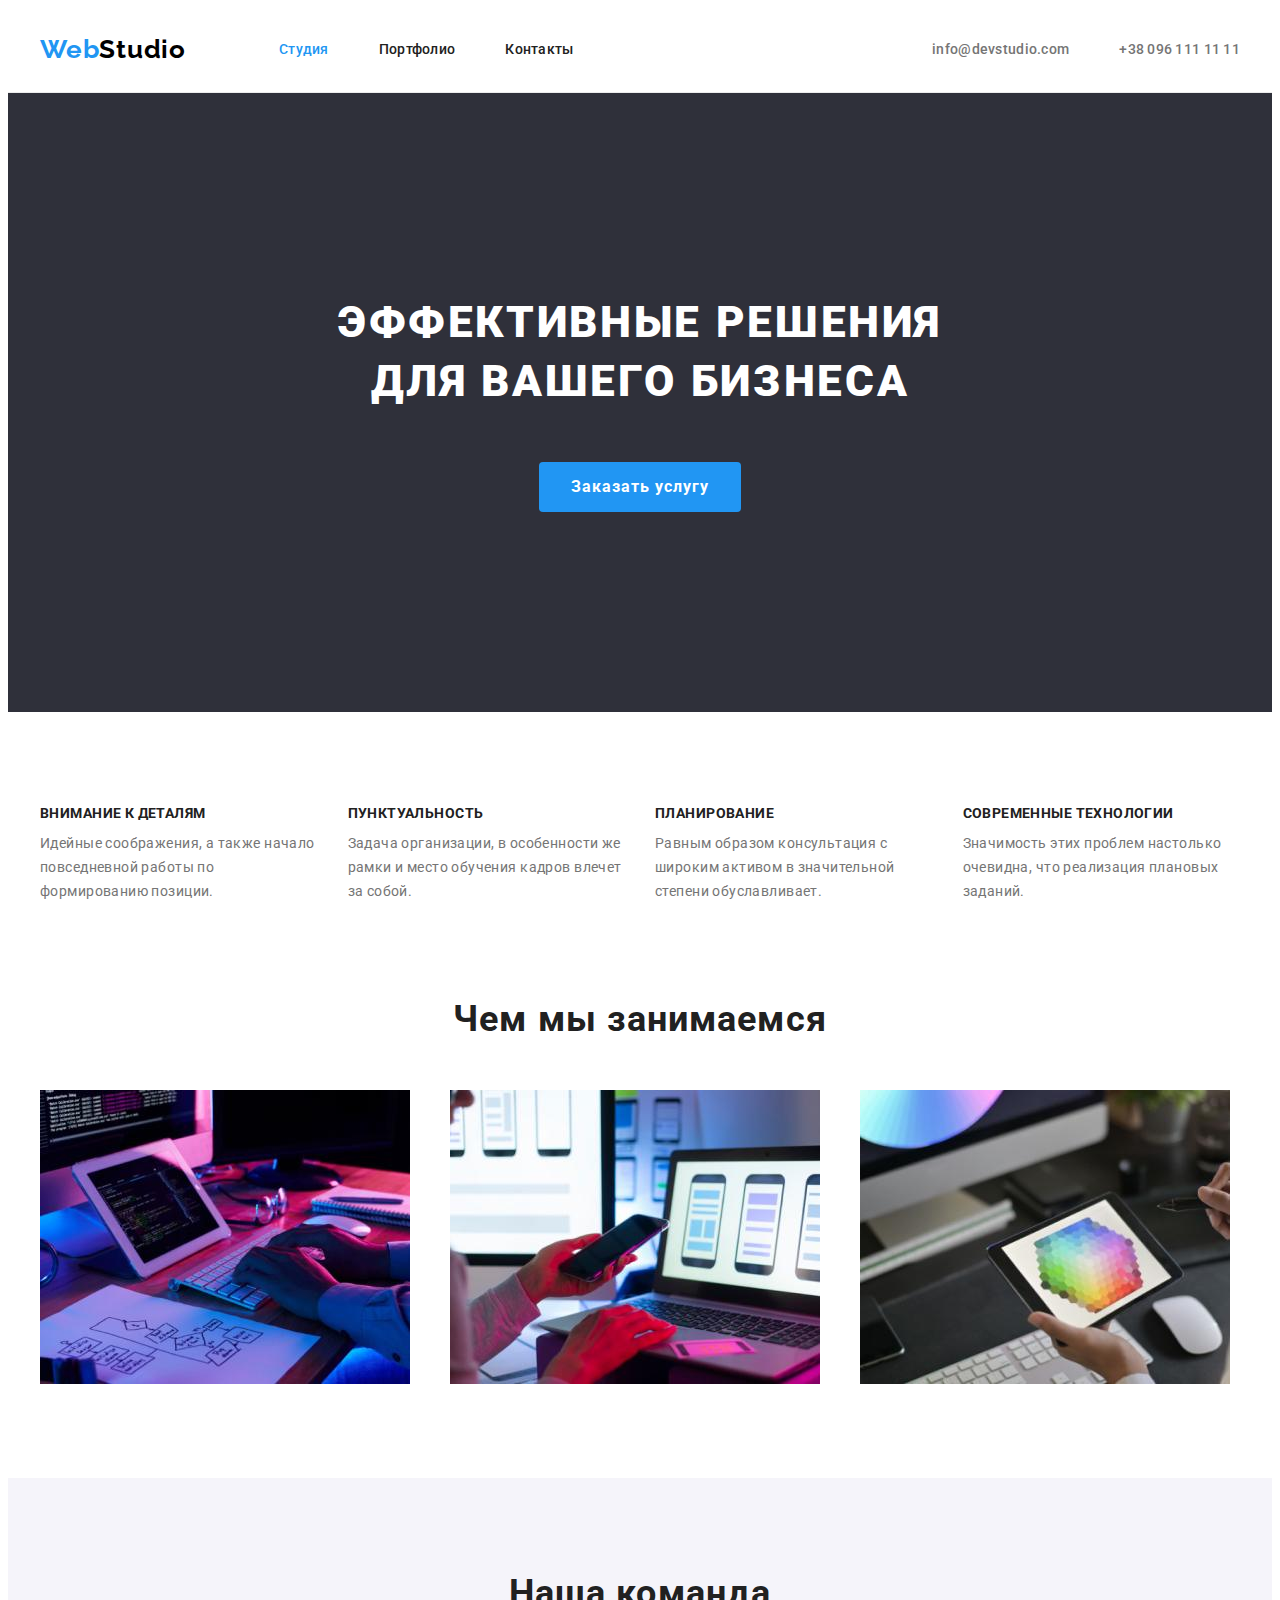
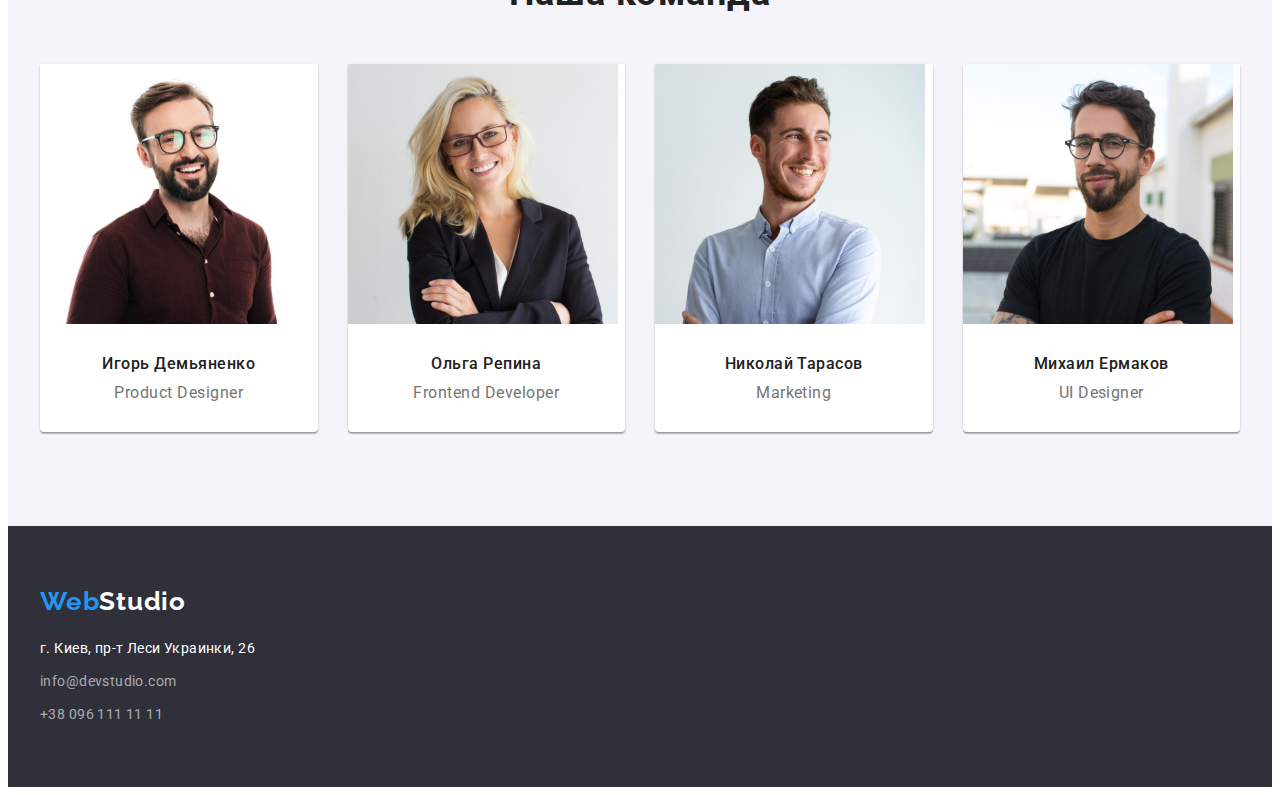
<file: index.html>
<!DOCTYPE html>
<html lang="ru">
  <head>
    <meta charset="UTF-8" />
    <meta http-equiv="X-UA-Compatible" content="IE=edge" />
    <meta name="viewport" content="width=device-width, initial-scale=1.0" />
    <title>Document</title>
    <link rel="preconnect" href="https://fonts.googleapis.com" />
    <link rel="preconnect" href="https://fonts.gstatic.com" crossorigin />
    <link
      href="https://fonts.googleapis.com/css2?family=Raleway:wght@700&family=Roboto:wght@400;500;700;900&display=swap"
      rel="stylesheet"
    />
    <link
      rel="stylesheet"
      href="https://cdnjs.cloudflare.com/ajax/libs/modern-normalize/1.1.0/modern-normalize.min.css"
      integrity="sha512-wpPYUAdjBVSE4KJnH1VR1HeZfpl1ub8YT/NKx4PuQ5NmX2tKuGu6U/JRp5y+Y8XG2tV+wKQpNHVUX03MfMFn9Q=="
      crossorigin="anonymous"
      referrerpolicy="no-referrer"
    />
    <link rel="stylesheet" href="./css/style.css" />
  </head>

  <body>
    <!-- шапка -->
    <header class="header">
      <div class="container header-container">
        <nav class="header-nav">
          <a href="./index.html" lang="en" class="logo-secondpart-top link"
            ><span class="logo-firstpart link">Web</span>Studio</a
          >
          <ul class="list nav-list">
            <li class="nav-list-items">
              <a
                href="./index.html"
                class="header-items header-left link active"
                >Студия</a
              >
            </li>
            <li class="nav-list-items">
              <a href="./portfolio.html" class="header-items header-left link"
                >Портфолио</a
              >
            </li>
            <li class="nav-list-items">
              <a href="" class="header-items header-left link">Контакты</a>
            </li>
          </ul>
        </nav>
        <ul class="list header-contacts">
          <li class="header-cont-item">
            <a
              href="mailto:info@devstudio.com"
              class="header-items header-right link"
              >info@devstudio.com</a
            >
          </li>
          <li class="header-cont-item">
            <a href="tel:+380961111111" class="header-items header-right link"
              >+38 096 111 11 11</a
            >
          </li>
        </ul>
      </div>
    </header>

    <main>
      <!-- слайдер -->
      <section class="hero">
        <div class="container">
          <h1 class="hero-title">Эффективные решения для вашего бизнеса</h1>
          <button type="button" class="hero-btn">Заказать услугу</button>
        </div>
      </section>

      <!-- секция наши преимущества -->
      <section class="benefits">
        <div class="container">
          <h2 class="visually-hidden">Наши преимущества</h2>
          <ul class="list benefits-list">
            <li class="benefits-items">
              <h3 class="benefits-title">Внимание к деталям</h3>
              <p class="benefits-text">
                Идейные соображения, а также начало повседневной работы по
                формированию позиции.
              </p>
            </li>
            <li class="benefits-items">
              <h3 class="benefits-title">Пунктуальность</h3>
              <p class="benefits-text">
                Задача организации, в особенности же рамки и место обучения
                кадров влечет за собой.
              </p>
            </li>
            <li class="benefits-items">
              <h3 class="benefits-title">Планирование</h3>
              <p class="benefits-text">
                Равным образом консультация с широким активом в значительной
                степени обуславливает.
              </p>
            </li>
            <li class="benefits-items">
              <h3 class="benefits-title">Современные технологии</h3>
              <p class="benefits-text">
                Значимость этих проблем настолько очевидна, что реализация
                плановых заданий.
              </p>
            </li>
          </ul>
        </div>
      </section>

      <!-- секция чем мы занимаемся -->
      <section class="section section-services">
        <div class="container">
          <h2 class="section-title">Чем мы занимаемся</h2>
          <ul class="list services">
            <li class="items">
              <img
                src="./images/what-we-do_img1.jpg"
                alt="верстка"
                width="370"
                height="294"
              />
            </li>
            <li class="items">
              <img
                src="./images/what-we-do_img2.jpg"
                alt="мультидевайсность"
                width="370"
                height="294"
              />
            </li>
            <li class="items">
              <img
                src="./images/what-we-do_img3.jpg"
                alt="визуализация данных"
                width="370"
                height="294"
              />
            </li>
          </ul>
        </div>
      </section>

      <!-- секция с командой -->
      <section class="section team-section">
        <div class="container">
          <h2 class="section-title">Наша команда</h2>
          <ul class="list team">
            <li class="team-list">
              <img
                src="./images/about-us-igor.jpg"
                alt="Игорь Демьяненко"
                width="270"
                height="260"
              />
              <div class="team-item">
                <h3 class="team-name">Игорь Демьяненко</h3>
                <p lang="en" class="team-position">Product Designer</p>
              </div>
            </li>
            <li class="team-list">
              <img
                src="./images/about-us-olga.jpg"
                alt="Ольга Репина"
                width="270"
                height="260"
              />
              <div class="team-item">
                <h3 class="team-name">Ольга Репина</h3>
                <p lang="en" class="team-position">Frontend Developer</p>
              </div>
            </li>
            <li class="team-list">
              <img
                src="./images/about-us-nikolay.jpg"
                alt="Николай Тарасов"
                width="270"
                height="260"
              />
              <div class="team-item">
                <h3 class="team-name">Николай Тарасов</h3>
                <p lang="en" class="team-position">Marketing</p>
              </div>
            </li>
            <li class="team-list">
              <img
                src="./images/about-us-mikhail.jpg"
                alt="Михаил Ермаков"
                width="270"
                height="260"
              />
              <div class="team-item">
                <h3 class="team-name">Михаил Ермаков</h3>
                <p lang="en" class="team-position">UI Designer</p>
              </div>
            </li>
          </ul>
        </div>
      </section>
    </main>

    <!-- футер -->
    <footer class="footer">
      <div class="container">
        <a href="" lang="en" class="logo-secondpart-down link logo-down"
          ><span class="logo-firstpart link">Web</span>Studio</a
        >
        <address>
          <ul class="list">
            <li class="address-item">
              <a
                href="https://goo.gl/maps/CYhY1CC53SYA7jMLA"
                target="_blank"
                rel="noopener noreferrer"
                class="address-map link"
                >г. Киев, пр-т Леси Украинки, 26</a
              >
            </li>
            <li class="address-item">
              <a href="mailto:info@devstudio.com" class="address-link link"
                >info@devstudio.com</a
              >
            </li>
            <li class="address-item">
              <a href="tel:+380961111111" class="address-link link"
                >+38 096 111 11 11</a
              >
            </li>
          </ul>
        </address>
      </div>
    </footer>
  </body>
</html>
</file>
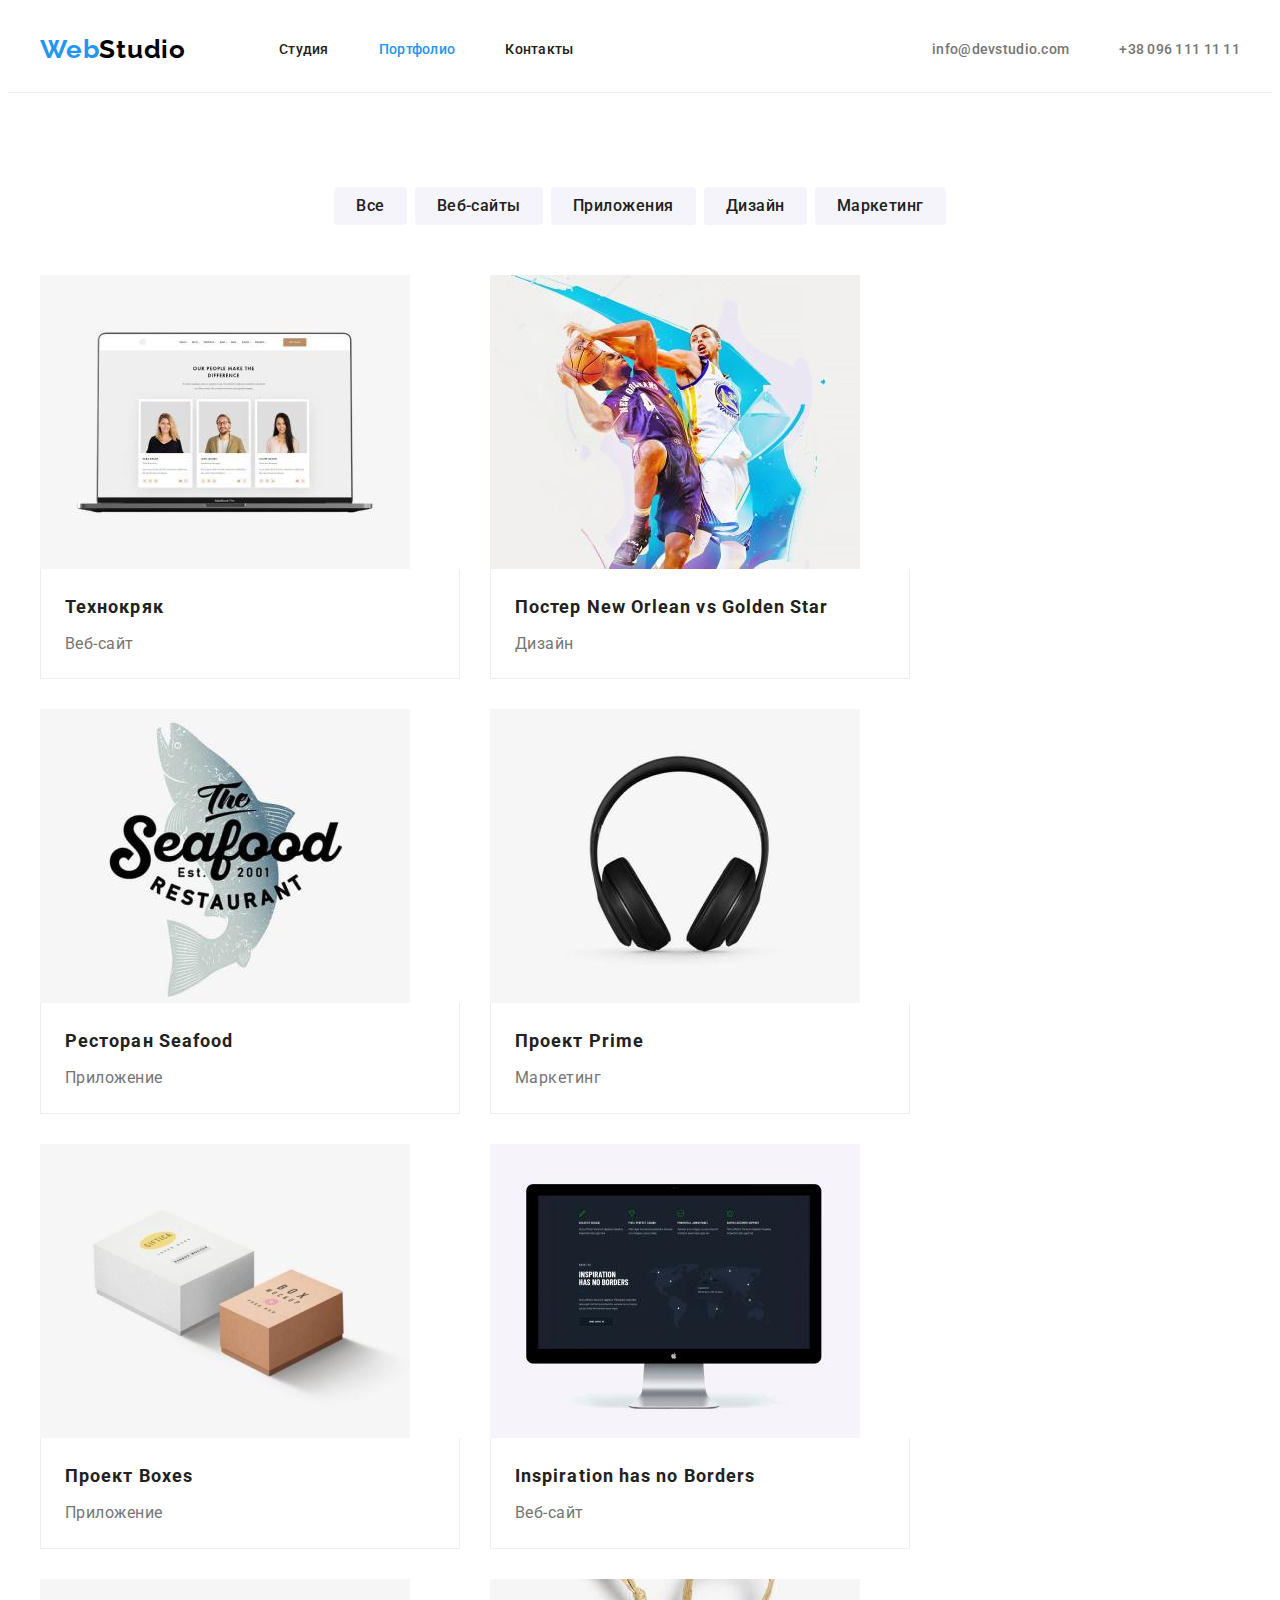
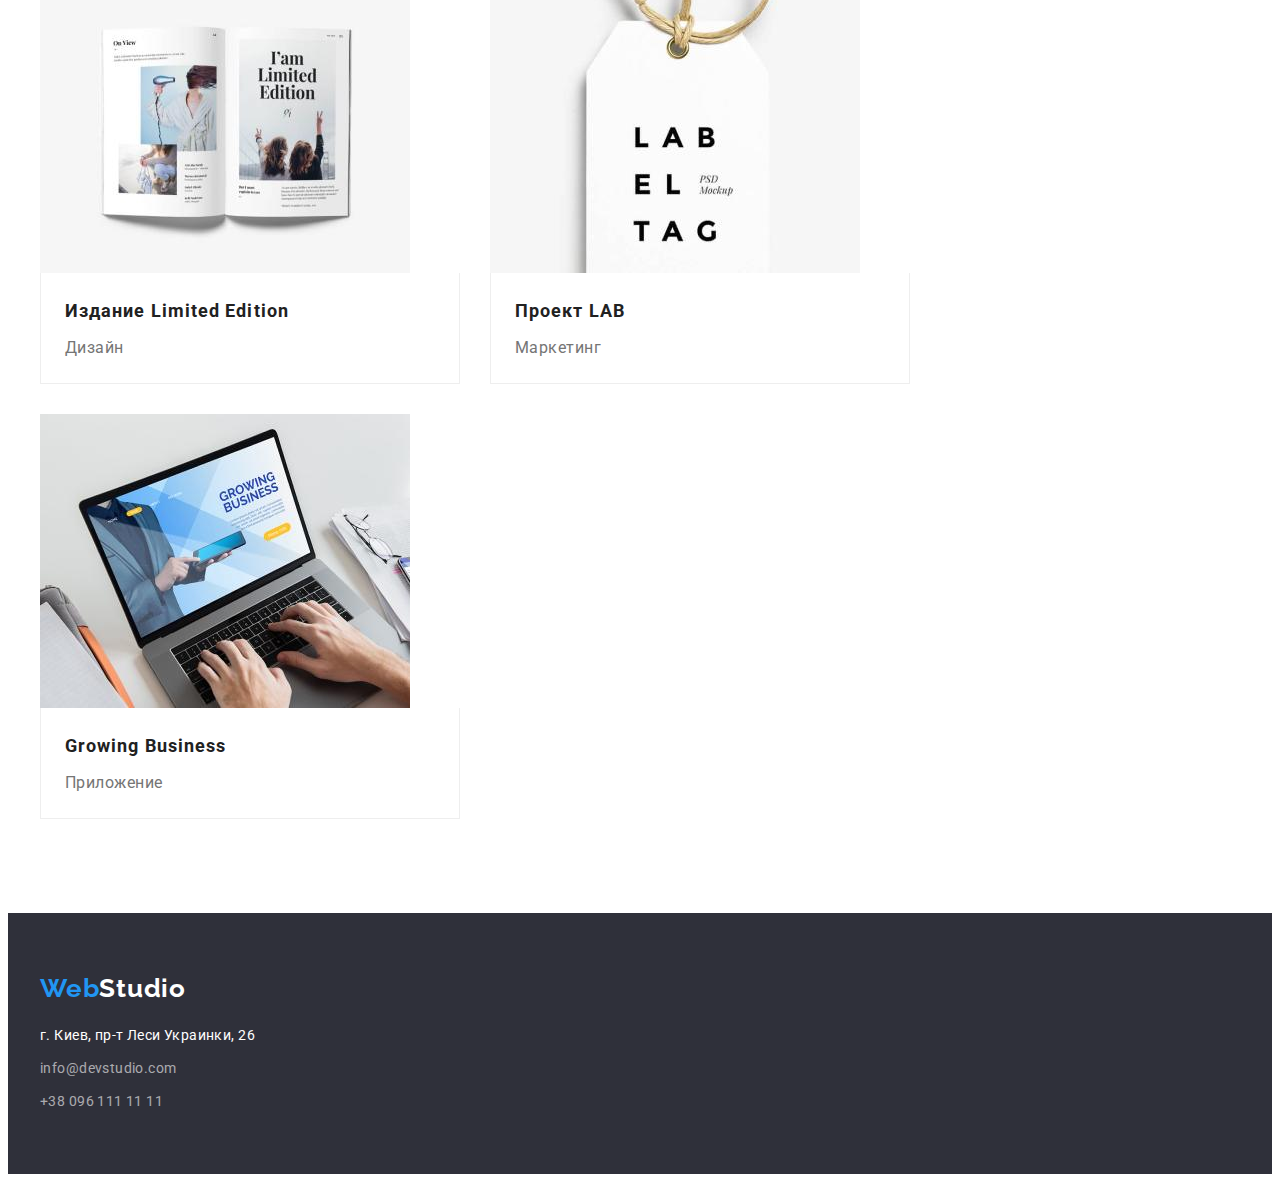
<file: portfolio.html>
<!DOCTYPE html>
<html lang="en">
  <head>
    <meta charset="UTF-8" />
    <meta http-equiv="X-UA-Compatible" content="IE=edge" />
    <meta name="viewport" content="width=device-width, initial-scale=1.0" />
    <title>WebStudio</title>
    <link rel="preconnect" href="https://fonts.googleapis.com" />
    <link rel="preconnect" href="https://fonts.gstatic.com" crossorigin />
    <link
      href="https://fonts.googleapis.com/css2?family=Raleway:wght@700&family=Roboto:wght@400;500;700;900&display=swap"
      rel="stylesheet"
    />
    <link
      rel="stylesheet"
      href="https://cdnjs.cloudflare.com/ajax/libs/modern-normalize/1.1.0/modern-normalize.min.css"
      integrity="sha512-wpPYUAdjBVSE4KJnH1VR1HeZfpl1ub8YT/NKx4PuQ5NmX2tKuGu6U/JRp5y+Y8XG2tV+wKQpNHVUX03MfMFn9Q=="
      crossorigin="anonymous"
      referrerpolicy="no-referrer"
    />
    <link rel="stylesheet" href="./css/style.css" />
  </head>
  <body>
    <!-- шапка -->
    <header class="header">
      <div class="container header-container">
        <nav class="header-nav">
          <a href="./index.html" lang="en" class="logo-secondpart-top link"
            ><span class="logo-firstpart link">Web</span>Studio</a
          >
          <ul class="list nav-list">
            <li class="nav-list-items">
              <a href="./index.html" class="header-items header-left link"
                >Студия</a
              >
            </li>
            <li class="nav-list-items">
              <a
                href="./portfolio.html"
                class="header-items header-left link active"
                >Портфолио</a
              >
            </li>
            <li class="nav-list-items">
              <a href="" class="header-items header-left link">Контакты</a>
            </li>
          </ul>
        </nav>
        <ul class="list header-contacts">
          <li class="header-cont-item">
            <a
              href="mailto:info@devstudio.com"
              class="header-items header-right link"
              >info@devstudio.com</a
            >
          </li>
          <li class="header-cont-item">
            <a href="tel:+380961111111" class="header-items header-right link"
              >+38 096 111 11 11</a
            >
          </li>
        </ul>
      </div>
    </header>

    <main>
      <section class="section portfolio">
        <div class="container">
          <h1 class="visually-hidden">Портфолио</h1>
          <!-- фильтр -->
          <ul class="list filter">
            <li class="filter-item">
              <button type="button" class="filter-btn">Все</button>
            </li>
            <li class="filter-item">
              <button type="button" class="filter-btn">Веб-сайты</button>
            </li>
            <li class="filter-item">
              <button type="button" class="filter-btn">Приложения</button>
            </li>
            <li class="filter-item">
              <button type="button" class="filter-btn">Дизайн</button>
            </li>
            <li class="filter-item">
              <button type="button" class="filter-btn">Маркетинг</button>
            </li>
          </ul>

          <!-- превью работ -->

          <ul class="list work-list">
            <li class="worklist-items">
              <a href="" class="link work-link">
                <img
                  src="./images/tehnokryak.jpg"
                  alt="Технокряк"
                  width="370"
                  height="294"
                />
                <div class="worklist-name">
                  <h2 class="worklist-title">Технокряк</h2>
                  <p class="worklist-text">Веб-сайт</p>
                </div>
              </a>
            </li>
            <li class="worklist-items">
              <a href="" class="link work-link">
                <img
                  src="./images/new-orlean.jpg"
                  alt="Постер New Orlean vs Golden Star"
                  width="370"
                  height="294"
                />
                <div class="worklist-name">
                  <h2 class="worklist-title">
                    Постер New Orlean vs Golden Star
                  </h2>
                  <p class="worklist-text">Дизайн</p>
                </div>
              </a>
            </li>
            <li class="worklist-items">
              <a href="" class="link work-link">
                <img
                  src="./images/seafood.jpg"
                  alt="Ресторан Seafood"
                  width="370"
                  height="294"
                />
                <div class="worklist-name">
                  <h2 class="worklist-title">Ресторан Seafood</h2>
                  <p class="worklist-text">Приложение</p>
                </div>
              </a>
            </li>
            <li class="worklist-items">
              <a href="" class="link work-link">
                <img
                  src="./images/prime.jpg"
                  alt="Проект Prime"
                  width="370"
                  height="294"
                />
                <div class="worklist-name">
                  <h2 class="worklist-title">Проект Prime</h2>
                  <p class="worklist-text">Маркетинг</p>
                </div>
              </a>
            </li>
            <li class="worklist-items">
              <a href="" class="link work-link">
                <img
                  src="./images/boxes.jpg"
                  alt="Проект Boxes"
                  width="370"
                  height="294"
                />
                <div class="worklist-name">
                  <h2 class="worklist-title">Проект Boxes</h2>
                  <p class="worklist-text">Приложение</p>
                </div>
              </a>
            </li>
            <li class="worklist-items">
              <a href="" class="link work-link">
                <img
                  src="./images/inspiration.jpg"
                  alt="Inspiration has no Borders"
                  width="370"
                  height="294"
                />
                <div class="worklist-name">
                  <h2 class="worklist-title">Inspiration has no Borders</h2>
                  <p class="worklist-text">Веб-сайт</p>
                </div>
              </a>
            </li>
            <li class="worklist-items">
              <a href="" class="link work-link">
                <img
                  src="./images/limited-edition.jpg"
                  alt="Издание Limited Edition"
                  width="370"
                  height="294"
                />
                <div class="worklist-name">
                  <h2 class="worklist-title">Издание Limited Edition</h2>
                  <p class="worklist-text">Дизайн</p>
                </div>
              </a>
            </li>
            <li class="worklist-items">
              <a href="" class="link work-link">
                <img
                  src="./images/lab.jpg"
                  alt="Проект LAB"
                  width="370"
                  height="294"
                />
                <div class="worklist-name">
                  <h2 class="worklist-title">Проект LAB</h2>
                  <p class="worklist-text">Маркетинг</p>
                </div>
              </a>
            </li>
            <li class="worklist-items">
              <a href="" class="link work-link">
                <img
                  src="./images/growing-business.jpg"
                  alt="Growing Business"
                  width="370"
                  height="294"
                />
                <div class="worklist-name">
                  <h2 class="worklist-title">Growing Business</h2>
                  <p class="worklist-text">Приложение</p>
                </div>
              </a>
            </li>
          </ul>
        </div>
      </section>
    </main>

    <!-- футер -->
    <footer class="footer">
      <div class="container">
        <a href="" lang="en" class="logo-secondpart-down link logo-down"
          ><span class="logo-firstpart link">Web</span>Studio</a
        >
        <address>
          <ul class="list">
            <li class="address-item">
              <a
                href="https://goo.gl/maps/CYhY1CC53SYA7jMLA"
                target="_blank"
                rel="noopener noreferrer"
                class="address-map link"
                >г. Киев, пр-т Леси Украинки, 26</a
              >
            </li>
            <li class="address-item">
              <a href="mailto:info@devstudio.com" class="address-link link"
                >info@devstudio.com</a
              >
            </li>
            <li class="address-item">
              <a href="tel:+380961111111" class="address-link link"
                >+38 096 111 11 11</a
              >
            </li>
          </ul>
        </address>
      </div>
    </footer>
  </body>
</html>
</file>
<file: css/style.css>
:root {
  --primary-text-color: #212121;
  --second-text-color: #757575;
  --third-text-color: #ffffff;
  --accent-color: #2196f3;
  --logo-top-color: #000000;
  --second-decor-color: #f5f4fa;
  --address-tex-color: rgba(255, 255, 255, 0.6);
  --first-decor-color: #2f303a;
  --primary-background-color: #ffffff;
}

p,
ul,
h1,
h2,
h3,
h4,
h5 {
  margin: 0;
}

img {
  display: block;
}

ul {
  margin: 0;
  padding: 0;
}

button {
  cursor: pointer;
}

body {
  font-family: "Roboto", sans-serif;
}
.container {
  width: 1200px;
  padding-left: 15px;
  padding-right: 15px;
  margin: 0 auto;
}

.visually-hidden {
  position: absolute;
  white-space: nowrap;
  width: 1px;
  height: 1px;
  overflow: hidden;
  border: 0;
  padding: 0;
  clip: rect(0 0 0 0);
  clip-path: inset(50%);
  margin: -1px;
}

.list {
  list-style: none;
}

.link {
  text-decoration: none;
}

.section-title {
  margin-bottom: 50px;

  font-size: 36px;
  line-height: 1.17;
  text-align: center;
  letter-spacing: 0.03em;
  color: var(--primary-text-color);
}

.section {
  padding-top: 94px;
  padding-bottom: 94px;
}

/* logo */
.logo-firstpart {
  color: var(--accent-color);

  font-family: Raleway;
  font-weight: 700;
  font-size: 26px;
  line-height: 1.2;
  letter-spacing: 0.03em;
}

.logo-secondpart-top {
  margin-right: 93px;

  font-family: Raleway;
  font-weight: 700;
  font-size: 26px;
  line-height: 1.2;
  letter-spacing: 0.03em;
  color: var(--logo-top-color);
}

.logo-secondpart-down {
  color: var(--third-text-color);

  font-family: Raleway;
  font-weight: 700;
  font-size: 26px;
  line-height: 1.2;
  letter-spacing: 0.03em;
}

/* Header */
.header {
  background-color: var(--primary-background-color);
  border-bottom: 1px solid #ececec;
}

.header-container,
.nav-list {
  display: flex;
}

.header-nav {
  display: flex;
  align-items: center;
}

.header-contacts {
  display: flex;
  margin-left: auto;
}

.header-items {
  display: block;
  padding-top: 32px;
  padding-bottom: 32px;

  font-weight: 500;
  font-size: 14px;
  line-height: 1.4;
  letter-spacing: 0.02em;
}
.nav-list-items:not(:last-child) {
  margin-right: 50px;
}

.header-cont-item:not(:last-child) {
  margin-right: 50px;
}

.header-items.header-left {
  color: var(--primary-text-color);
}

.header-items.header-right {
  color: var(--second-text-color);
}

.header-items:hover,
.header-items:focus {
  color: var(--accent-color);
}

.header-left.active {
  color: var(--accent-color);
}

/* Hero */
.hero {
  background-color: var(--first-decor-color);
  padding-top: 200px;
  padding-bottom: 200px;
}

.hero-title {
  width: 696px;
  margin-left: auto;
  margin-right: auto;
  margin-bottom: 50px;

  font-weight: 900;
  font-size: 44px;
  line-height: 1.36;
  text-align: center;
  letter-spacing: 0.06em;
  text-transform: uppercase;
  color: var(--third-text-color);
}

.hero-btn {
  display: block;
  min-width: 200px;
  background-color: var(--accent-color);
  height: 50px;
  border: none;
  border-radius: 4px;
  margin-left: auto;
  margin-right: auto;
  padding: 10px 32px;

  font-family: inherit;
  font-weight: 700;
  font-size: 16px;
  line-height: 1.87;
  text-align: center;
  letter-spacing: 0.06em;
  color: var(--third-text-color);
}

/* преимущества */
.benefits {
  padding-top: 94px;
  background-color: var(--primary-background-color);
}
.benefits-list {
  display: flex;
  margin-left: -30px;
}

.benefits-items {
  flex-basis: calc((100% - 3 * 30px) / 3);
  margin-left: 30px;
}

/* .benefits-items:not(:last-child) {
  margin-right: 30px;
} */
.benefits-title {
  margin-bottom: 10px;

  font-size: 14px;
  line-height: 1.14;
  letter-spacing: 0.03em;
  text-transform: uppercase;
  color: var(--primary-text-color);
}
.benefits-text {
  color: var(--second-text-color);
  font-size: 14px;
  line-height: 1.71;
  letter-spacing: 0.03em;
}

/* чм мы занимаемся */
.services {
  display: flex;
  margin-left: -30px;
}
.section-services {
  background-color: var(--primary-background-color);
}

.services .items {
  flex-basis: calc((100% - 3 * 30px) / 3);
  margin-left: 30px;
}

/* команда */
.team-section {
  background-color: var(--second-decor-color);
}
.team {
  display: flex;
  flex-wrap: wrap;
  margin-left: -30px;
}
.team-list {
  flex-basis: calc((100% - 4 * 30px) / 4);
  margin-left: 30px;
  background-color: var(--third-text-color);
  box-shadow: 0px 1px 3px rgba(0, 0, 0, 0.12), 0px 1px 1px rgba(0, 0, 0, 0.14),
    0px 2px 1px rgba(0, 0, 0, 0.2);
  border-radius: 0px 0px 4px 4px;
}

/* .team-list:not(:last-child) {
  margin-right: 30px;
} */

.team-item {
  padding-top: 30px;
  padding-bottom: 30px;
}

.team-name {
  margin-bottom: 10px;

  font-weight: 500;
  font-size: 16px;
  line-height: 1.19;
  text-align: center;
  letter-spacing: 0.03em;
  color: var(--primary-text-color);
}
.team-position {
  color: var(--second-text-color);

  font-size: 16px;
  line-height: 1.19x;
  text-align: center;
  letter-spacing: 0.03em;
}

/* footer */
.footer {
  background-color: var(--first-decor-color);
  padding-top: 60px;
  padding-bottom: 60px;
}

.logo-down {
  display: block;
  margin-bottom: 20px;
}

.address-item:not(:last-child) {
  margin-bottom: 9px;
}

.address-map {
  color: var(--third-text-color);

  font-style: normal;
  font-size: 14px;
  line-height: 1.71;
  letter-spacing: 0.03em;
}

.address-link {
  color: var(--address-tex-color);

  font-style: normal;
  font-size: 14px;
  line-height: 1.71;
  letter-spacing: 0.03em;
}

/* Страница Портфолио */

.portfolio {
  background-color: var(--primary-background-color);
}

/* кнопки фильтра */
.filter {
  display: flex;
  margin-bottom: 50px;
  justify-content: center;
}

.filter-btn {
  padding: 6px 22px;
  display: block;

  border: none;
  border-radius: 4px;

  font-family: inherit;
  font-weight: 500;
  font-size: 16px;
  line-height: 1.62;
  text-align: center;
  letter-spacing: 0.03em;
  color: var(--primary-text-color);
  background-color: var(--second-decor-color);
}
.filter-item:not(:last-child) {
  margin-right: 8px;
}

.filter-btn:hover,
.filter-btn:focus {
  background-color: var(--accent-color);
  color: var(--third-text-color);
  box-shadow: 0px 3px 1px rgba(0, 0, 0, 0.1), 0px 1px 2px rgba(0, 0, 0, 0.08),
    0px 2px 2px rgba(0, 0, 0, 0.12);
}

/* список работ */

.work-list {
  display: flex;
  flex-wrap: wrap;
  margin-left: -30px;
  margin-bottom: -30px;
}
.worklist-items {
  flex-basis: calc(100% / 3 - 30px);
  margin-left: 30px;
  margin-bottom: 30px;
}

.work-link {
  display: block;
}

.worklist-name {
  width: 370px;
  padding: 20px 24px;
  border-left: 1px solid #eeeeee;
  border-right: 1px solid #eeeeee;
  border-bottom: 1px solid #eeeeee;
}

.worklist-title {
  margin-bottom: 4px;

  font-size: 18px;
  line-height: 2;
  letter-spacing: 0.06em;
  color: var(--primary-text-color);
}

.worklist-text {
  color: var(--second-text-color);

  font-size: 16px;
  line-height: 1.87;
  letter-spacing: 0.03em;
}
</file>
